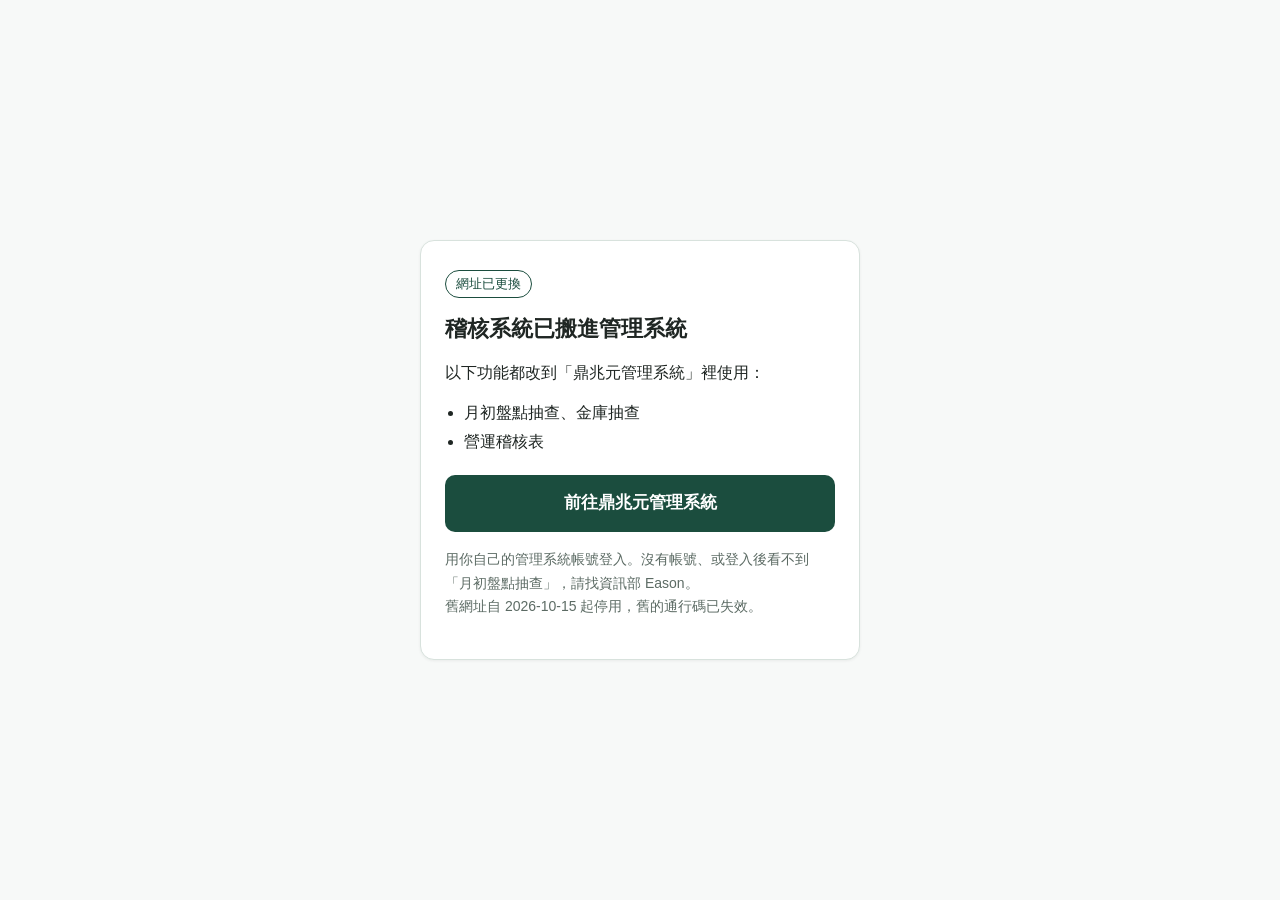
<file: index.html>
<!DOCTYPE html>
<html lang="zh-Hant">
<head>
<meta charset="UTF-8">
<meta name="viewport" content="width=device-width, initial-scale=1">
<meta name="robots" content="noindex">
<!-- 稽核 icon -->
<link rel="icon" type="image/png" sizes="32x32" href="[data-uri]">
<link rel="apple-touch-icon" href="[data-uri]">
<meta name="apple-mobile-web-app-title" content="稽核">
<!-- 稽核 icon -->
<title>稽核系統已搬家｜鼎兆元</title>
<style>
  :root{--ink:#1f2623;--muted:#5c6b64;--line:#d8e2dd;--bg:#f7f9f8;--card:#fff;--brand:#1b4d3e;--brand-dark:#123328;--note-bg:#e8f0ec}
  *{box-sizing:border-box}
  body{margin:0;min-height:100vh;display:flex;align-items:center;justify-content:center;padding:24px 16px;
    background:var(--bg);color:var(--ink);font-family:-apple-system,BlinkMacSystemFont,"PingFang TC","Noto Sans TC","Microsoft JhengHei",sans-serif;line-height:1.7}
  .card{width:100%;max-width:440px;background:var(--card);border:1px solid var(--line);border-radius:14px;padding:28px 24px;box-shadow:0 1px 3px rgba(0,0,0,.06)}
  .tag{display:inline-block;font-size:13px;color:var(--brand);border:1px solid var(--brand);border-radius:999px;padding:2px 10px;margin-bottom:12px}
  h1{font-size:22px;margin:0 0 12px}
  p{margin:0 0 12px;font-size:16px}
  ul{margin:0 0 16px;padding-left:1.2em} li{margin:2px 0}
  .btn{display:block;text-align:center;background:var(--brand);color:#fff;text-decoration:none;font-size:17px;font-weight:600;
    padding:14px 16px;border-radius:10px;margin:20px 0 16px}
  .btn:hover,.btn:focus{background:var(--brand-dark)}
  .note{background:var(--note-bg);border-radius:10px;padding:12px 14px;font-size:14px;color:var(--ink)}
  .muted{color:var(--muted);font-size:14px;margin-top:16px}
</style>
</head>
<body>
<main class="card">
  <span class="tag">網址已更換</span>
  <h1>稽核系統已搬進管理系統</h1>
  <p>以下功能都改到「鼎兆元管理系統」裡使用：</p>
  <ul><li>月初盤點抽查、金庫抽查</li><li>營運稽核表</li></ul>
  <a class="btn" href="https://dzy.mozhuting.com/">前往鼎兆元管理系統</a>
  
  <p class="muted">用你自己的管理系統帳號登入。沒有帳號、或登入後看不到「月初盤點抽查」，請找資訊部 Eason。<br>舊網址自 2026-10-15 起停用，舊的通行碼已失效。</p>
</main>
</body>
</html>
</file>
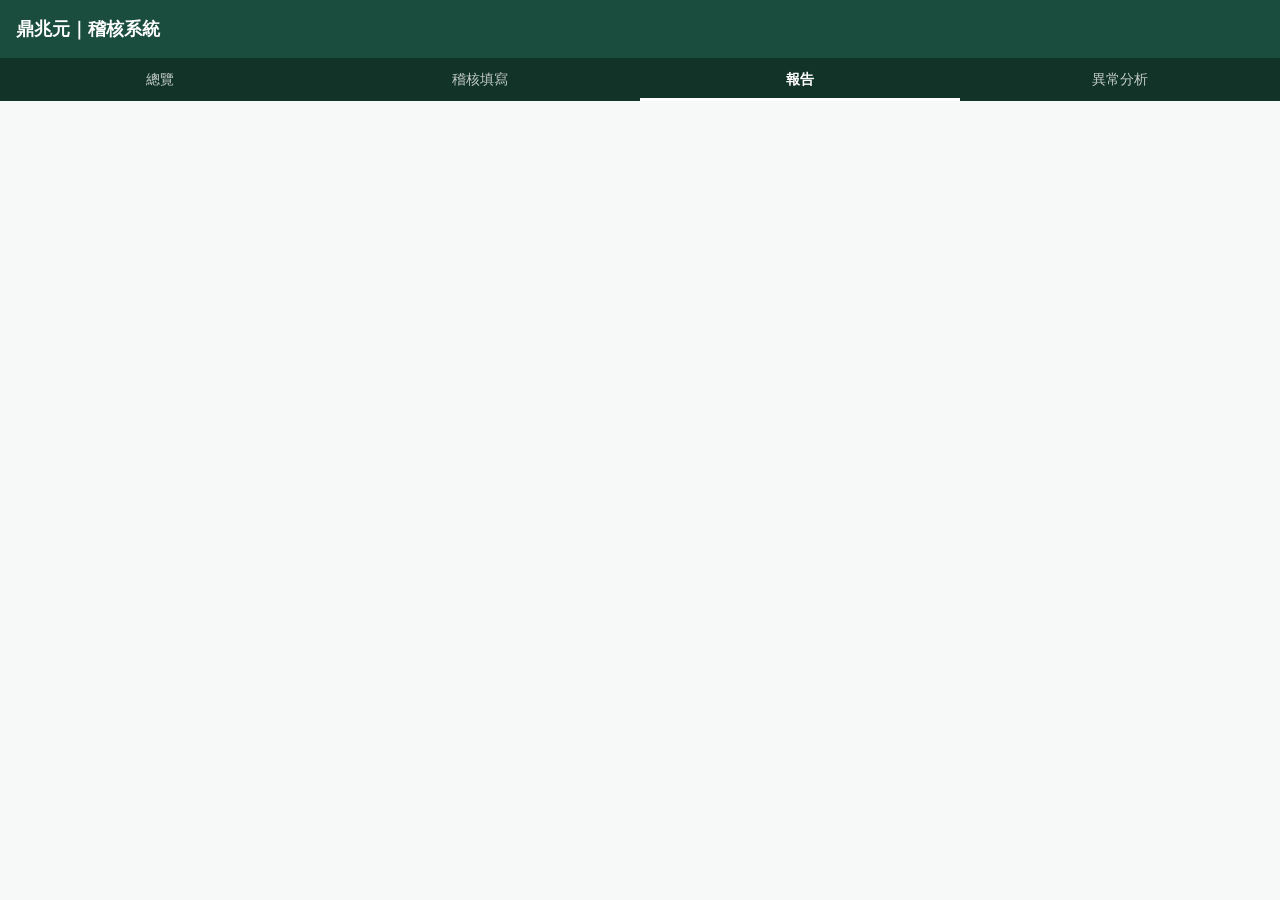
<file: test/t6-harness.html>
<!DOCTYPE html>
<html lang="zh-Hant">
<head>
<meta charset="UTF-8">
<title>T6 report.js 測試用假 app 殼</title>
<link rel="stylesheet" href="../css/base.css">
<link rel="stylesheet" href="../css/print.css" media="print">
</head>
<body>

<!-- 仿 index.html 的殼，供 print.css 的 #app-header/#main-nav 選擇器有東西可隱藏 -->
<header id="app-header">
  <h1>鼎兆元｜稽核系統</h1>
</header>

<nav id="main-nav">
  <button type="button" class="nav-btn" data-view="overview">總覽</button>
  <button type="button" class="nav-btn" data-view="audit">稽核填寫</button>
  <button type="button" class="nav-btn active" data-view="report">報告</button>
  <button type="button" class="nav-btn" data-view="analysis">異常分析</button>
</nav>

<main id="app-main">
  <section id="view-report" class="view"></section>
</main>

<script src="../js/config.js"></script>
<script src="../js/format.js"></script>
<script src="../js/sampling.js"></script>
<script src="../js/mock-data.js"></script>
<script src="../js/api.js"></script>
<script src="../js/views/report.js"></script>
<script>
  // 假 app 物件：只提供契約要求的 state/navigate/reload，不依賴尚未完成的 app.js/login/overview。
  // 用 query string 決定初始 params，模擬「總覽點格子進來」({store, month}) 或「從 nav 進來」({})。
  (function () {
    function qs(name) {
      var m = new RegExp('[?&]' + name + '=([^&]*)').exec(window.location.search);
      return m ? decodeURIComponent(m[1]) : null;
    }

    var reportEl = document.getElementById('view-report');

    var initialParams = {};
    var qStore = qs('store');
    var qMonth = qs('month');
    if (qStore && qMonth) {
      initialParams = { store: qStore, month: qMonth };
    }

    var app = {
      state: {
        role: 'accountant',
        code: '1234',
        data: null,
        year: qs('year') || '2026',
        params: initialParams
      },
      navigate: function (view, params) {
        app.state.params = params || {};
        window.Views.report.render(reportEl, app);
      },
      reload: function () {
        return Api.getAll(app.state.code).then(function (res) {
          app.state.data = res;
          window.Views.report.render(reportEl, app);
          return res;
        });
      }
    };

    window.__t6App = app; // 方便 Playwright / console 直接戳狀態

    app.reload().then(function () {
      window.__t6Ready = true;
    });
  })();
</script>
</body>
</html>
</file>
<file: css/base.css>
/* 稽核系統｜基礎樣式 — 手機優先、乾淨大方向、深竹青綠主色 */

:root {
  --color-primary: #1b4d3e;
  --color-primary-dark: #123328;
  --color-primary-light: #e8f0ec;
  --color-text: #1f2623;
  --color-text-muted: #5c6b64;
  --color-border: #d8e2dd;
  --color-bg: #f7f9f8;
  --color-surface: #ffffff;
  --color-danger: #a3352a;
  --color-danger-bg: #fbeceb;
  --color-ok: #1b4d3e;
  --radius: 10px;
  --gap: 16px;
}

* {
  box-sizing: border-box;
}

html, body {
  margin: 0;
  padding: 0;
}

body {
  font-family: -apple-system, BlinkMacSystemFont, "PingFang TC", "Heiti TC",
    "Microsoft JhengHei", "Noto Sans TC", sans-serif;
  background: var(--color-bg);
  color: var(--color-text);
  line-height: 1.5;
  -webkit-text-size-adjust: 100%;
}

#app-header {
  background: var(--color-primary);
  color: #fff;
  padding: 16px var(--gap);
}

#app-header h1 {
  margin: 0;
  font-size: 1.1rem;
  font-weight: 600;
}

/* [hidden] 要能蓋掉自訂的 display，否則登入前導覽列會露出來（2026-08-01 拍手冊時發現）*/
[hidden] {
  display: none !important;
}

#main-nav {
  display: flex;
  background: var(--color-primary-dark);
  position: sticky;
  top: 0;
  z-index: 10;
}

#main-nav .nav-btn {
  flex: 1;
  border: none;
  background: transparent;
  color: rgba(255, 255, 255, 0.75);
  padding: 12px 4px;
  font-size: 0.9rem;
  font-family: inherit;
  cursor: pointer;
}

#main-nav .nav-btn.active {
  color: #fff;
  font-weight: 600;
  box-shadow: inset 0 -3px 0 #fff;
}

#app-main {
  max-width: 640px;
  margin: 0 auto;
  padding: var(--gap);
}

.view[hidden] {
  display: none;
}

h2 {
  font-size: 1.15rem;
  margin: 0 0 var(--gap);
}

button, input, select, textarea {
  font-family: inherit;
}

button {
  cursor: pointer;
}

.btn {
  display: inline-block;
  width: 100%;
  padding: 14px;
  font-size: 1rem;
  font-weight: 600;
  border: none;
  border-radius: var(--radius);
  background: var(--color-primary);
  color: #fff;
}

.btn:active {
  background: var(--color-primary-dark);
}

.btn-secondary {
  background: var(--color-surface);
  color: var(--color-primary);
  border: 1px solid var(--color-primary);
}

.card {
  background: var(--color-surface);
  border: 1px solid var(--color-border);
  border-radius: var(--radius);
  padding: var(--gap);
  margin-bottom: var(--gap);
}

input[type="text"],
input[type="password"],
input[type="number"],
select,
textarea {
  width: 100%;
  padding: 12px;
  font-size: 1rem;
  border: 1px solid var(--color-border);
  border-radius: var(--radius);
  background: var(--color-surface);
  color: var(--color-text);
}

label {
  display: block;
  font-size: 0.9rem;
  color: var(--color-text-muted);
  margin-bottom: 4px;
}

.status-ok {
  color: var(--color-ok);
}

.status-danger {
  color: var(--color-danger);
}

/* ── 選單頁：兩個區塊（2026-08-11）───────────────────────────────── */

#app-header #app-subtitle {
  margin: 4px 0 0;
  font-size: 0.85rem;
  color: rgba(255, 255, 255, 0.8);
}

#main-nav .nav-btn.nav-home {
  flex: 0 0 44px;
  font-size: 1.1rem;
}

.module-list {
  display: flex;
  flex-direction: column;
  gap: var(--gap);
}

.module-card {
  display: block;
  width: 100%;
  text-align: left;
  padding: var(--gap);
  border: 1px solid var(--color-border);
  border-radius: var(--radius);
  background: var(--color-surface);
  color: var(--color-text);
  font-family: inherit;
}

.module-card:active {
  background: var(--color-primary-light);
}

.module-card-title {
  display: block;
  font-size: 1.15rem;
  font-weight: 600;
  color: var(--color-primary);
}

.module-card-desc {
  display: block;
  margin-top: 4px;
  font-size: 0.9rem;
  color: var(--color-text-muted);
}

.module-card-meta {
  display: block;
  margin-top: 10px;
  font-size: 0.85rem;
  color: var(--color-text-muted);
}

/* ── 營運稽核填寫 ────────────────────────────────────────────────── */

.ops-drafts {
  margin-bottom: var(--gap);
  font-size: 0.85rem;
  color: var(--color-text-muted);
}

.ops-draft-link {
  border: 1px solid var(--color-primary);
  background: var(--color-surface);
  color: var(--color-primary);
  border-radius: 999px;
  padding: 4px 10px;
  margin: 0 4px 4px 0;
  font-size: 0.85rem;
}

.ops-stats {
  display: flex;
  flex-wrap: wrap;
  gap: 4px 14px;
  padding: 10px var(--gap);
  margin-bottom: var(--gap);
  background: var(--color-surface);
  border: 1px solid var(--color-border);
  border-radius: var(--radius);
  font-size: 0.85rem;
  color: var(--color-text-muted);
}

.ops-stats b {
  color: var(--color-text);
  font-size: 1rem;
}

.ops-stats .ok b {
  color: var(--color-ok);
}

.ops-stats .bad b {
  color: var(--color-danger);
}

.ops-filters {
  display: flex;
  gap: 6px;
  margin-bottom: var(--gap);
  overflow-x: auto;
}

.ops-filter {
  flex: 0 0 auto;
  border: 1px solid var(--color-border);
  background: var(--color-surface);
  color: var(--color-text-muted);
  border-radius: 999px;
  padding: 6px 14px;
  font-size: 0.88rem;
}

.ops-filter.sel {
  background: var(--color-primary);
  border-color: var(--color-primary);
  color: #fff;
}

.ops-group {
  margin: var(--gap) 0 8px;
  font-size: 0.95rem;
  color: var(--color-primary);
}

.ops-item {
  background: var(--color-surface);
  border: 1px solid var(--color-border);
  border-left: 4px solid var(--color-border);
  border-radius: var(--radius);
  padding: 12px;
  margin-bottom: 10px;
}

.ops-item.is-pass {
  border-left-color: var(--color-ok);
}

.ops-item.is-fail {
  border-left-color: var(--color-danger);
  background: var(--color-danger-bg);
}

.ops-item-text {
  margin: 0 0 10px;
  font-size: 0.95rem;
  line-height: 1.45;
}

.ops-tag-track {
  display: inline-block;
  margin-left: 6px;
  padding: 1px 7px;
  border-radius: 999px;
  background: #a8741a;
  color: #fff;
  font-size: 0.72rem;
  vertical-align: middle;
}

.ops-item-btns {
  display: flex;
  gap: 6px;
  margin-bottom: 8px;
}

.ops-vbtn,
.ops-tbtn {
  flex: 1;
  padding: 9px 4px;
  border: 1px solid var(--color-border);
  border-radius: var(--radius);
  background: var(--color-surface);
  color: var(--color-text-muted);
  font-size: 0.9rem;
}

.ops-vbtn.sel-pass {
  background: var(--color-ok);
  border-color: var(--color-ok);
  color: #fff;
  font-weight: 600;
}

.ops-vbtn.sel-fail {
  background: var(--color-danger);
  border-color: var(--color-danger);
  color: #fff;
  font-weight: 600;
}

.ops-tbtn.sel {
  border-color: #a8741a;
  color: #a8741a;
  font-weight: 600;
}

.ops-note {
  font-size: 0.9rem;
  padding: 8px;
}

.ops-empty {
  color: var(--color-text-muted);
  text-align: center;
  padding: var(--gap);
}

/* ── 報告頁（螢幕樣式；列印樣式一律在 css/print.css）──────────────────
   2026-08-11 從 js/views/report.js 的 SCREEN_STYLE 搬過來：
   營運稽核報告（js/views/opsreport.js）要用同一套，抄第二份遲早失步。 */

.report-controls {
  display: flex;
  gap: 12px;
  flex-wrap: wrap;
  margin-bottom: var(--gap);
}

.report-controls label {
  flex: 1;
  min-width: 140px;
}

.mode-toggle {
  display: flex;
  gap: 8px;
  margin-bottom: var(--gap);
}

.mode-toggle .mode-btn {
  flex: 1;
  padding: 10px;
  border-radius: var(--radius);
  border: 1px solid var(--color-primary);
  background: var(--color-surface);
  color: var(--color-primary);
  font-weight: 600;
}

.mode-toggle .mode-btn.active {
  background: var(--color-primary);
  color: #fff;
}

.report-print-area {
  background: var(--color-surface);
  border: 1px solid var(--color-border);
  border-radius: var(--radius);
  padding: var(--gap);
  margin-bottom: var(--gap);
}

.report-header h3 {
  margin: 0 0 8px;
}

.report-meta {
  color: var(--color-text-muted);
  margin: 0 0 8px;
}

.report-rate {
  font-size: 2rem;
  font-weight: 700;
  color: var(--color-primary);
  margin: 4px 0 8px;
}

.report-rest {
  font-size: 1.3rem;
  font-weight: 700;
  color: var(--color-danger);
}

.report-empty {
  color: var(--color-text-muted);
}

.report-table {
  width: 100%;
  border-collapse: collapse;
  margin: 8px 0 16px;
  font-size: 0.9rem;
}

.report-table th,
.report-table td {
  border: 1px solid var(--color-border);
  padding: 6px 8px;
  text-align: center;
}

.report-table thead th {
  background: var(--color-primary-light);
}

.report-vault-table th {
  background: var(--color-primary-light);
  width: 22%;
}

.report-annual-table td.report-anomaly-cell {
  text-align: left;
  white-space: normal;
}

.anomaly-lines {
  text-align: left;
}

.anomaly-line {
  padding: 2px 0;
}

.report-empty-note {
  color: var(--color-text-muted);
  margin: 0;
}

.report-note h4,
.report-anomaly h4,
.report-vault h4 {
  margin: 0 0 4px;
  font-size: 1rem;
}

/* 營運稽核報告專屬：手機上文字欄要能換行、分類與判定欄不要被擠成一行一個字 */

.report-ops-all td:first-child,
.report-ops-fail td:nth-child(2),
.report-ops-fail td:nth-child(3) {
  text-align: left;
}

.report-ops-all .report-verdict-cell,
.report-ops-fail .report-group-cell {
  white-space: nowrap;
  width: 1%;
}

.report-group-row th {
  text-align: left;
  background: var(--color-primary-light);
  color: var(--color-primary);
  font-size: 0.88rem;
}

/* ── 門市管理（2026-09-28）────────────────────────────────────────── */

.home-stores {
  margin-top: calc(var(--gap) * 1.5);
}

.store-back {
  width: auto;
  padding: 8px 14px;
  font-size: 0.9rem;
  margin-bottom: 8px;
}

.store-list {
  list-style: none;
  margin: 0;
  padding: 0;
}

.store-row {
  display: flex;
  align-items: center;
  justify-content: space-between;
  gap: 12px;
  padding: 10px 0;
  border-bottom: 1px solid var(--color-border);
}

.store-row:last-child {
  border-bottom: none;
}

.store-row-inactive .store-name {
  color: var(--color-text-muted);
}

.store-badge {
  margin-left: 8px;
  font-size: 0.75rem;
  padding: 2px 8px;
  border-radius: 999px;
  background: var(--color-danger-bg);
  color: var(--color-danger);
}

.store-toggle,
.store-rename {
  flex-shrink: 0;
  padding: 6px 14px;
  border-radius: 999px;
  border: 1px solid var(--color-primary);
  background: var(--color-surface);
  color: var(--color-primary);
  font-size: 0.85rem;
}

.store-toggle-off {
  border-color: var(--color-danger);
  color: var(--color-danger);
}

.store-hint {
  font-size: 0.85rem;
  color: var(--color-text-muted);
}

.store-msg:empty {
  display: none;
}

#store-new-name {
  width: 100%;
  padding: 12px;
  font-size: 1rem;
  border: 1px solid var(--color-border);
  border-radius: var(--radius);
  margin: 4px 0 8px;
}

.store-actions {
  display: flex;
  gap: 8px;
  flex-shrink: 0;
}
</file>
<file: css/print.css>
/* 稽核系統｜列印樣式 — T6（js/views/report.js）產出可列印 PDF（走瀏覽器列印）
   單月報告目標 A4 一頁（直向）；年度總表可橫向（named page + @page landscape）；黑白可讀。
   本檔 <link> 在 index.html 上是 media="print"，只在列印時生效，不影響畫面顯示（螢幕樣式在 report.js 內嵌）。 */

@page {
  size: A4 portrait;
  margin: 12mm;
}

/* 年度總表用橫向頁：report.js 在 .report-annual 容器上套用，這裡定義它的 named page */
@page report-annual-page {
  size: A4 landscape;
  margin: 10mm;
}

@media print {
  * {
    -webkit-print-color-adjust: exact;
    print-color-adjust: exact;
  }

  html, body {
    background: #fff !important;
    color: #000 !important;
  }

  /* 只印報告內容：隱藏頂部標題列、分頁 nav、所有畫面內的操作元件（切換/選單/按鈕） */
  #app-header,
  #main-nav,
  .no-print {
    display: none !important;
  }

  .view[hidden] {
    display: none !important;
  }

  #app-main {
    max-width: none !important;
    margin: 0 !important;
    padding: 0 !important;
  }

  #view-report {
    padding: 0 !important;
  }

  #view-report h2 {
    display: none;
  }

  .report-print-area {
    background: #fff !important;
    border: none !important;
    border-radius: 0 !important;
    padding: 0 !important;
    margin: 0 !important;
    box-shadow: none !important;
  }

  .report-month {
    page: auto;
  }

  .report-annual {
    page: report-annual-page;
  }

  .report-header h3 {
    font-size: 15pt;
    margin: 0 0 6pt;
  }

  .report-meta {
    color: #000 !important;
    font-size: 10pt;
  }

  .report-rate {
    color: #000 !important;
    font-size: 20pt;
    font-weight: 700;
    margin: 4pt 0 8pt;
  }

  .report-rest {
    color: #000 !important;
    font-size: 14pt;
    font-weight: 700;
  }

  .report-empty,
  .report-empty-note {
    color: #000 !important;
  }

  /* 表格：黑白可讀，實線框、置中，複製既有 sheet 分頁的觀感 */
  .report-table {
    width: 100% !important;
    border-collapse: collapse !important;
    font-size: 9pt;
    margin: 4pt 0 10pt;
  }

  .report-table th,
  .report-table td {
    border: 0.5pt solid #000 !important;
    color: #000 !important;
    padding: 3pt 5pt !important;
    text-align: center;
  }

  .report-table thead th {
    background: #eee !important;
    font-weight: 700;
  }

  .report-annual-table td.report-anomaly-cell,
  .report-annual-table .anomaly-lines {
    text-align: left;
    white-space: normal;
  }

  .report-note h4,
  .report-anomaly h4,
  .report-vault h4 {
    font-size: 10pt;
    margin: 6pt 0 2pt;
  }

  /* 避免抽查明細表跨頁攔腰切一列 */
  .report-detail-table tr,
  .report-annual-table tr {
    break-inside: avoid;
  }
}
</file>
